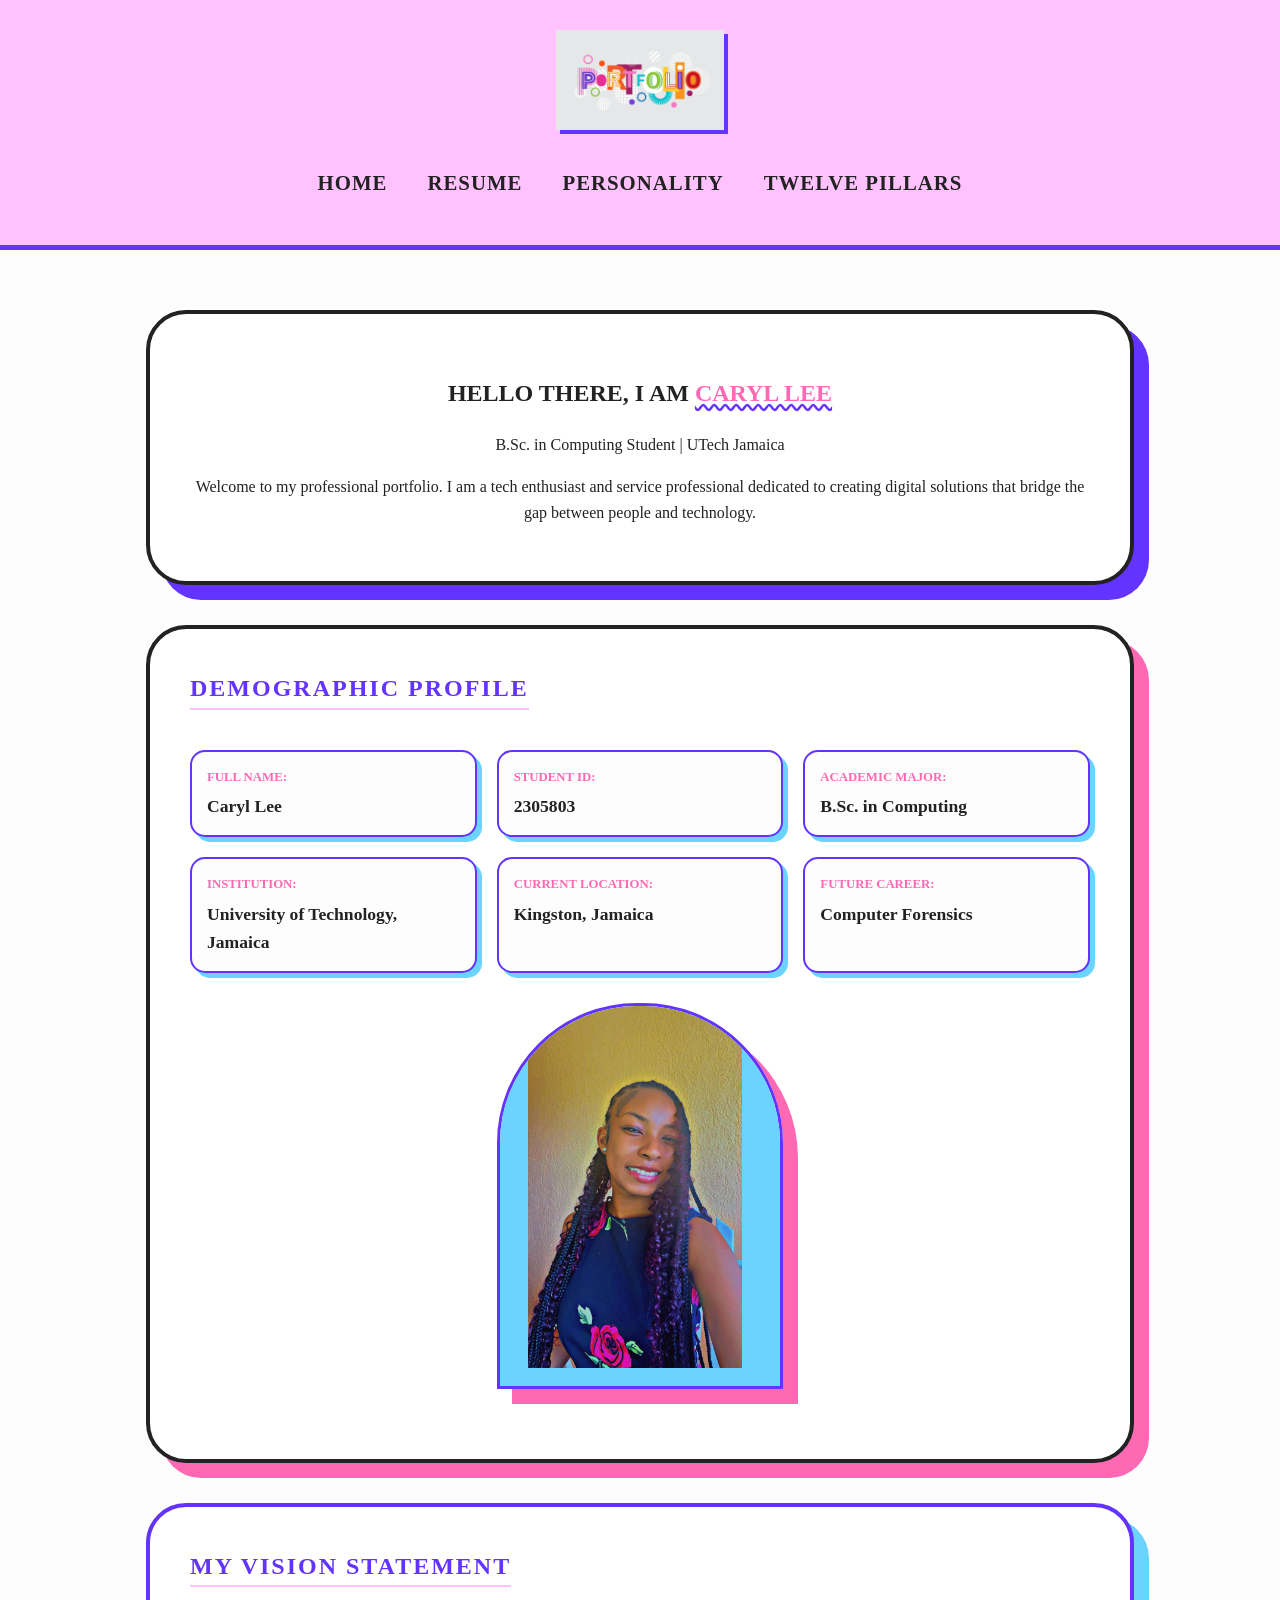
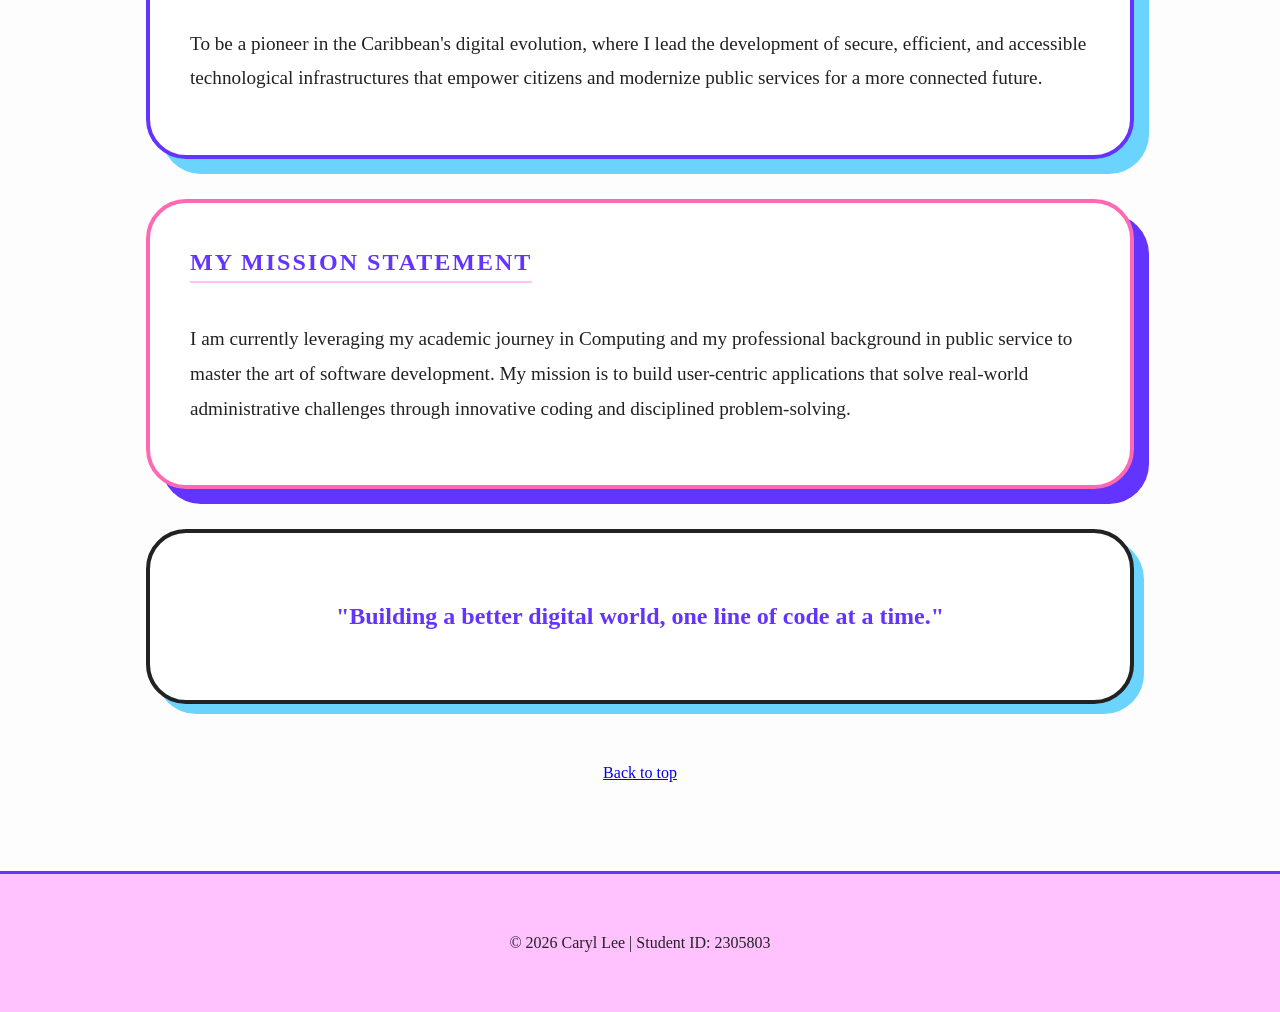
<file: index.html>
<!DOCTYPE html>
<html lang="en">
<head>
    <meta charset="UTF-8">
    <meta name="viewport" content="width=device-width, initial-scale=1.0">
    <title>Home | Caryl Lee Portfolio</title>
    <link rel="stylesheet" href="style.css">
</head>
<body id="top">

    <header>
        <nav class="navbar">
            <div class="logo-container">
               <img src="Assets/logo.png" alt="Caryl Lee Logo" class="logo">
            </div>
            <ul>
                <li><a href="index.html">Home</a></li>
                <li><a href="resume.html">Resume</a></li>
                <li><a href="personality.html">Personality</a></li>
                <li><a href="Twelve_pillar.html">Twelve Pillars</a></li>
            </ul>
        </nav>
    </header>

    <main class="home-container">
        
        <section class="home-box welcome-accent">
            <h1>HELLO THERE, I AM <span class="highlight">CARYL LEE</span></h1>
            <p class="subtitle">B.Sc. in Computing Student | UTech Jamaica</p>
            <p>Welcome to my professional portfolio. I am a tech enthusiast and service professional dedicated to creating digital solutions that bridge the gap between people and technology.</p>
        </section>

        <section class="home-box profile-accent">
    <h2>Demographic Profile</h2>
    <div class="demographic-grid">
        <div class="demo-item">
            <strong>Full Name:</strong> 
            <span>Caryl Lee</span>
        </div>
        <div class="demo-item">
            <strong>Student ID:</strong> 
            <span>2305803</span>
        </div>
        <div class="demo-item">
            <strong>Academic Major:</strong> 
            <span>B.Sc. in Computing</span>
        </div>
        <div class="demo-item">
            <strong>Institution:</strong> 
            <span>University of Technology, Jamaica</span>
        </div>
        <div class="demo-item">
            <strong>Current Location:</strong> 
            <span>Kingston, Jamaica</span>
        </div>
        <div class="demo-item">
            <strong>Future Career:</strong> 
            <span>Computer Forensics</span>
        </div>
    </div>
                <figure class="profile-stage">
                    <div class="arch-bg"></div>
                    <span class="floating-badge">Hire me!</span>
                    <a href="mailto:Caryllee45@gmail.com">
                        <img src="Assets/profile.jpg" alt="Caryl Lee Portrait" class="main-photo">
                    </a>
                </figure>
            </div>
        </section>

        <section class="home-box vision-accent">
    <h2>My Vision Statement</h2>
    <p class="statement-text">
        To be a pioneer in the Caribbean's digital evolution, where I lead the development of secure, 
        efficient, and accessible technological infrastructures that empower citizens and modernize 
        public services for a more connected future.
    </p>
</section>

<section class="home-box mission-accent">
    <h2>My Mission Statement</h2>
    <p class="statement-text">
        I am currently leveraging my academic journey in Computing and my professional background 
        in public service to master the art of software development. My mission is to build 
        user-centric applications that solve real-world administrative challenges through 
        innovative coding and disciplined problem-solving.
    </p>
</section>

        <section class="home-box quote-accent">
            <p class="home-quote">"Building a better digital world, one line of code at a time."</p>
        </section>

        <p class="top-link"><a href="#top">Back to top</a></p>
    </main>

    <footer>
        <p>&copy; 2026 Caryl Lee | Student ID: 2305803</p>
    </footer>

</body>
</html>
</file>
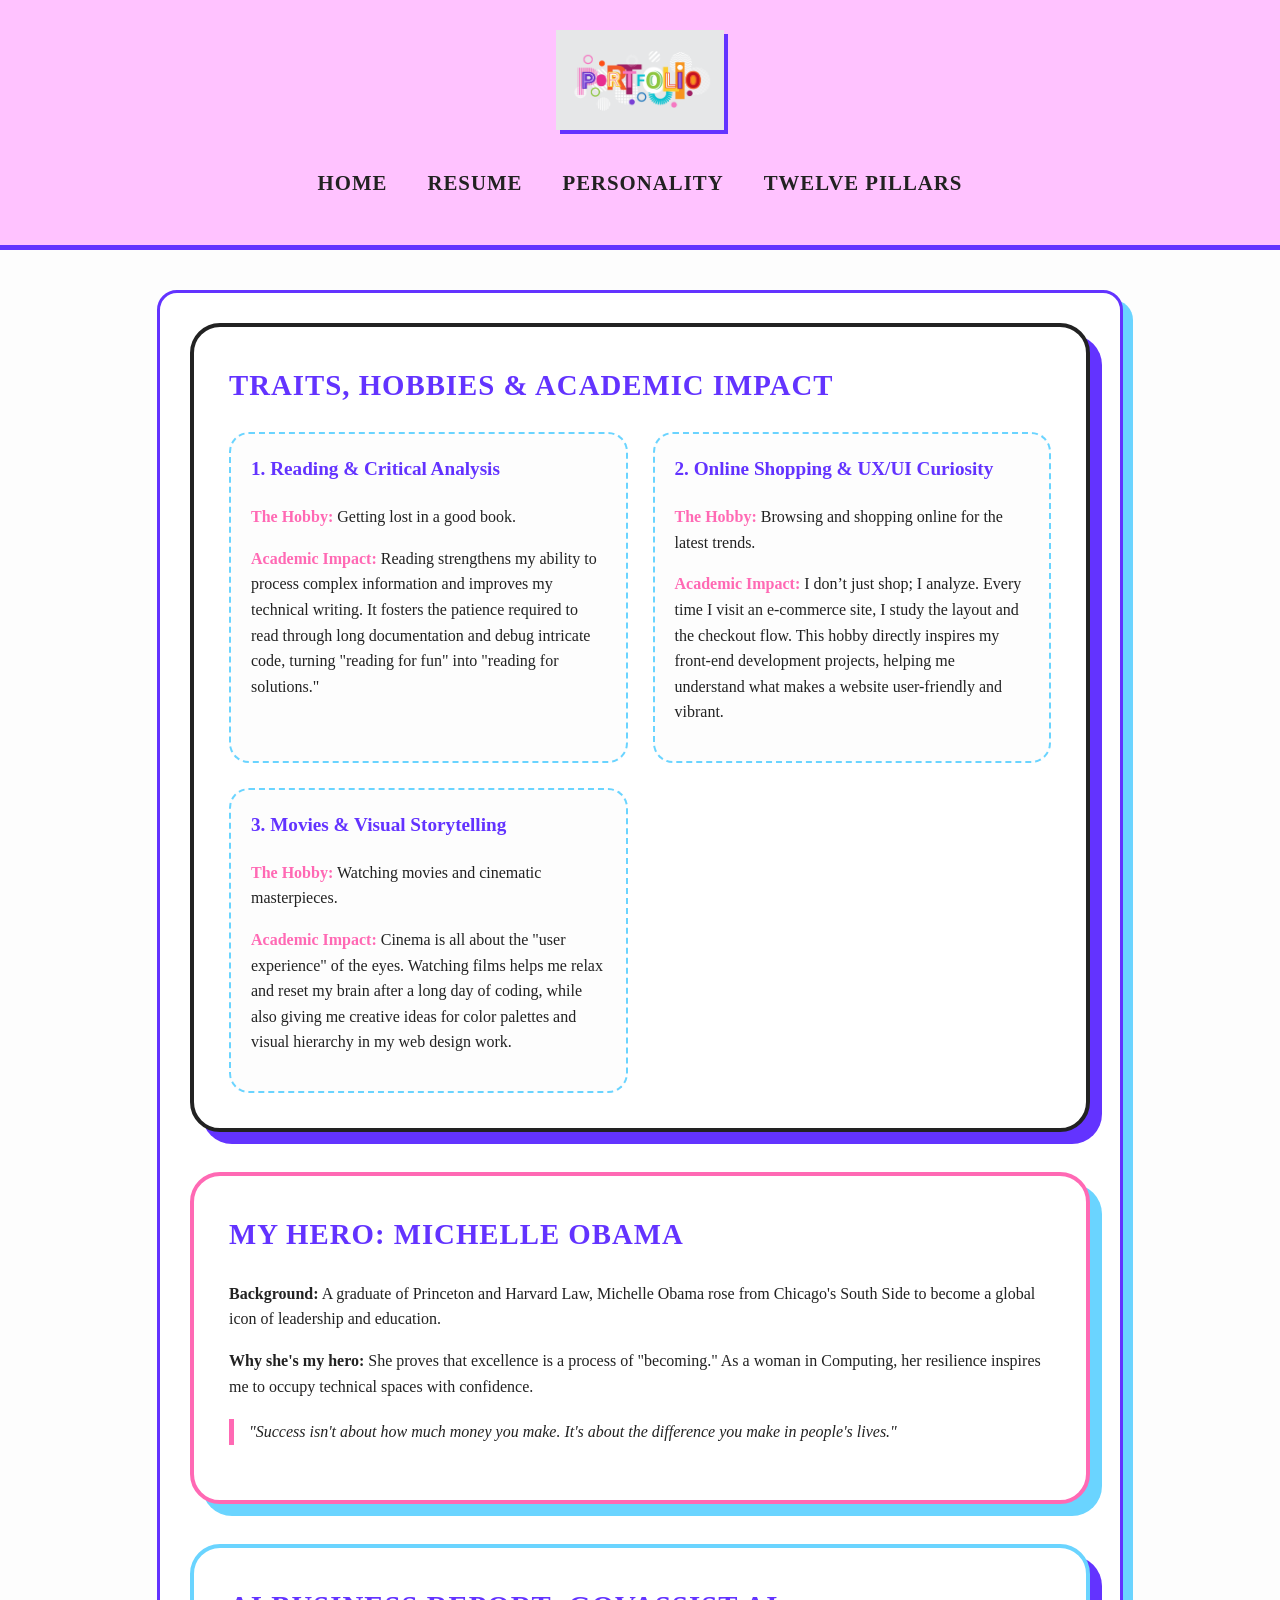
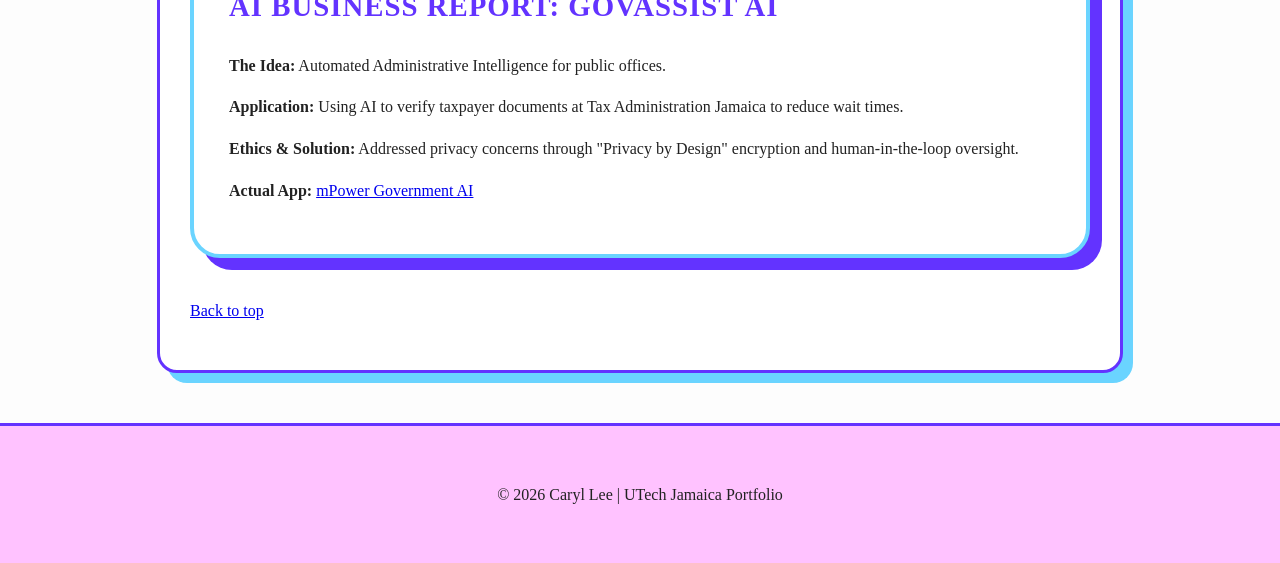
<file: personality.html>
<!DOCTYPE html>
<html lang="en">
<head>
    <meta charset="UTF-8">
    <meta name="viewport" content="width=device-width, initial-scale=1.0">
    <title>Personality | Caryl Lee</title>
    <link rel="stylesheet" href="style.css">
</head>
<body id="top">

    <header>
        <nav class="navbar">
            <div class="logo-container">
                <img src="Assets/logo.png" alt="Caryl Lee Logo" class="logo">
            </div>
            <ul>
                <li><a href="index.html">Home</a></li>
                <li><a href="resume.html">Resume</a></li>
                <li><a href="personality.html">Personality</a></li>
                <li><a href="Twelve_pillar.html">Twelve Pillars</a></li>
            </ul>
        </nav>
    </header>

    <main class="personality-container">
        
        <section class="personality-box impact-accent">
    <h2>Traits, Hobbies & Academic Impact</h2>
    <div class="impact-grid">

        <article class="impact-item">
            <h3>1. Reading & Critical Analysis</h3>
            <p><strong>The Hobby:</strong> Getting lost in a good book.</p>
            <p><strong>Academic Impact:</strong> Reading strengthens my ability to process complex information and improves my technical writing. It fosters the patience required to read through long documentation and debug intricate code, turning "reading for fun" into "reading for solutions."</p>
        </article>

        <article class="impact-item">
            <h3>2. Online Shopping & UX/UI Curiosity</h3>
            <p><strong>The Hobby:</strong> Browsing and shopping online for the latest trends.</p>
            <p><strong>Academic Impact:</strong> I don’t just shop; I analyze. Every time I visit an e-commerce site, I study the layout and the checkout flow. This hobby directly inspires my front-end development projects, helping me understand what makes a website user-friendly and vibrant.</p>
        </article>

        <article class="impact-item">
            <h3>3. Movies & Visual Storytelling</h3>
            <p><strong>The Hobby:</strong> Watching movies and cinematic masterpieces.</p>
            <p><strong>Academic Impact:</strong> Cinema is all about the "user experience" of the eyes. Watching films helps me relax and reset my brain after a long day of coding, while also giving me creative ideas for color palettes and visual hierarchy in my web design work.</p>
        </article>
    </div>
</section>

        <section class="personality-box hero-accent">
            <h2>My Hero: Michelle Obama</h2>
            <p><strong>Background:</strong> A graduate of Princeton and Harvard Law, Michelle Obama rose from Chicago's South Side to become a global icon of leadership and education.</p>
            <p><strong>Why she's my hero:</strong> She proves that excellence is a process of "becoming." As a woman in Computing, her resilience inspires me to occupy technical spaces with confidence.</p>
            <blockquote class="vibrant-quote">
                "Success isn't about how much money you make. It's about the difference you make in people's lives."
            </blockquote>
        </section>

        <section class="personality-box report-accent">
            <h2>AI Business Report: GovAssist AI</h2>
            <p><strong>The Idea:</strong> Automated Administrative Intelligence for public offices.</p>
            <p><strong>Application:</strong> Using AI to verify taxpayer documents at Tax Administration Jamaica to reduce wait times.</p>
            <p><strong>Ethics & Solution:</strong> Addressed privacy concerns through "Privacy by Design" encryption and human-in-the-loop oversight.</p>
            <p><strong>Actual App:</strong> <a href="https://www.mpower.com/" target="_blank">mPower Government AI</a></p>
        </section>

        <p class="top-link"><a href="#top">Back to top</a></p>
    </main>

    <footer>
        <p>&copy; 2026 Caryl Lee | UTech Jamaica Portfolio</p>
    </footer>

</body>
</html>
</file>
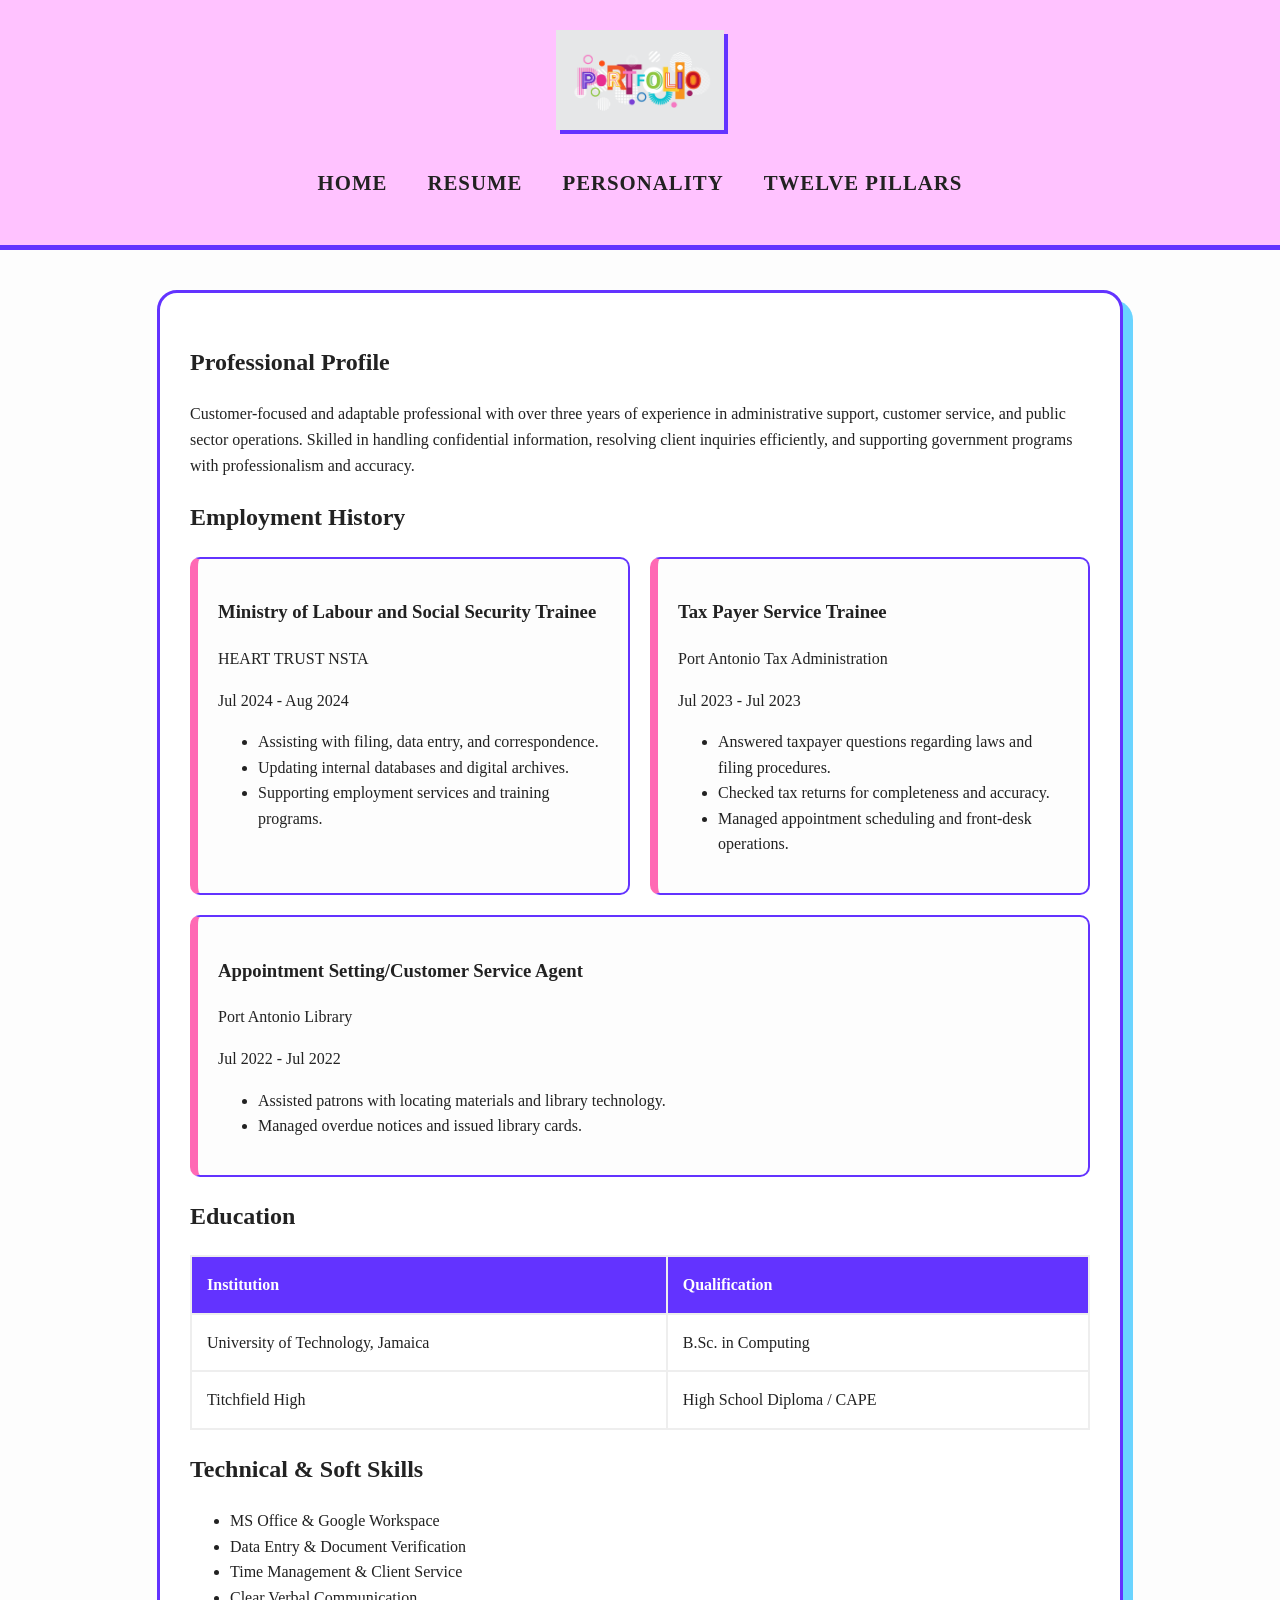
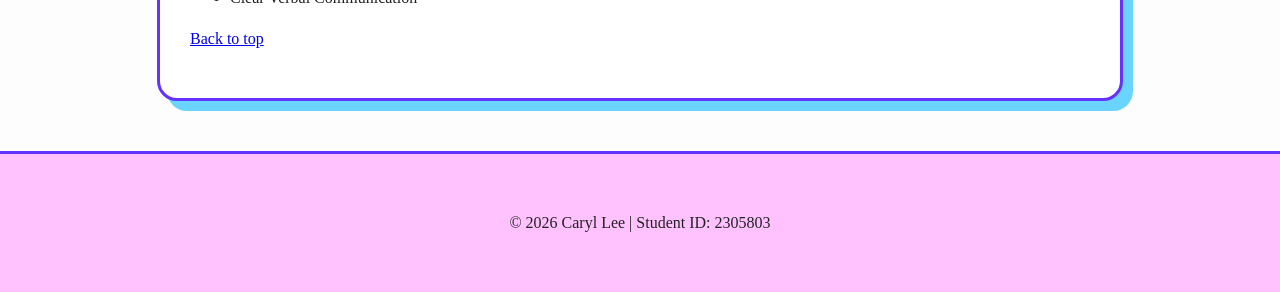
<file: resume.html>
<!DOCTYPE html>
<html lang="en">
<head>
    <meta charset="UTF-8">
    <meta name="viewport" content="width=device-width, initial-scale=1.0">
    <title>Resume | Caryl Lee</title>
    <link rel="stylesheet" href="style.css">
</head>
<body id="top">

    <header>
        <nav class="navbar">
            <div class="logo-container">
                <img src="Assets/logo.png" alt="Caryl Lee Logo" class="logo">
            </div>
            <ul>
                <li><a href="index.html">Home</a></li>
                <li><a href="resume.html">Resume</a></li>
                <li><a href="personality.html">Personality</a></li>
                <li><a href="Twelve_pillar.html">Twelve Pillars</a></li>
            </ul>
        </nav>
    </header>

    <main class="resume-container">
        <section class="resume-header">
            <figure class="resume-profile-stage">
                <div class="resume-arch-bg"></div>
                <a href="mailto:Caryllee45@gmail.com">
                </a>
            </figure>
        </section>

        <section class="resume-section">
            <h2>Professional Profile</h2>
            <p>
                Customer-focused and adaptable professional with over three years of experience in administrative support, 
                customer service, and public sector operations. Skilled in handling confidential information, 
                resolving client inquiries efficiently, and supporting government programs with professionalism and accuracy.
            </p>
        </section>

        <section class="resume-section">
            <h2>Employment History</h2>
            <div class="resume-grid">
                <article class="resume-card">
                    <h3>Ministry of Labour and Social Security Trainee</h3>
                    <p class="company">HEART TRUST NSTA </p>
                    <p class="date">Jul 2024 - Aug 2024 </p>
                    <ul>
                        <li>Assisting with filing, data entry, and correspondence.</li>
                        <li>Updating internal databases and digital archives.</li>
                        <li>Supporting employment services and training programs.</li>
                    </ul>
                </article>

                <article class="resume-card">
                    <h3>Tax Payer Service Trainee</h3>
                    <p class="company">Port Antonio Tax Administration </p>
                    <p class="date">Jul 2023 - Jul 2023 </p>
                    <ul>
                        <li>Answered taxpayer questions regarding laws and filing procedures.</li>
                        <li>Checked tax returns for completeness and accuracy.</li>
                        <li>Managed appointment scheduling and front-desk operations.</li>
                    </ul>
                </article>

                <article class="resume-card">
                    <h3>Appointment Setting/Customer Service Agent</h3>
                    <p class="company">Port Antonio Library </p>
                    <p class="date">Jul 2022 - Jul 2022 </p>
                    <ul>
                        <li>Assisted patrons with locating materials and library technology.</li>
                        <li>Managed overdue notices and issued library cards.</li>
                    </ul>
                </article>
            </div>
        </section>

        <section class="resume-section">
            <h2>Education</h2>
            <table class="resume-table">
                <thead>
                    <tr>
                        <th>Institution</th>
                        <th>Qualification</th>
                    </tr>
                </thead>
                <tbody>
                    <tr>
                        <td>University of Technology, Jamaica</td>
                        <td>B.Sc. in Computing </td>
                    </tr>
                    <tr>
                        <td>Titchfield High</td>
                        <td>High School Diploma / CAPE </td>
                    </tr>
                </tbody>
            </table>
        </section>

        <section class="resume-section">
            <h2>Technical & Soft Skills</h2>
            <ul class="skills-list">
                <li>MS Office & Google Workspace </li>
                <li>Data Entry & Document Verification </li>
                <li>Time Management & Client Service </li>
                <li>Clear Verbal Communication </li>
            </ul>
        </section>

        <p><a href="#top">Back to top</a></p>
    </main>

    <footer>
        <p>&copy; 2026 Caryl Lee | Student ID: 2305803</p>
    </footer>

</body>
</html>
</file>
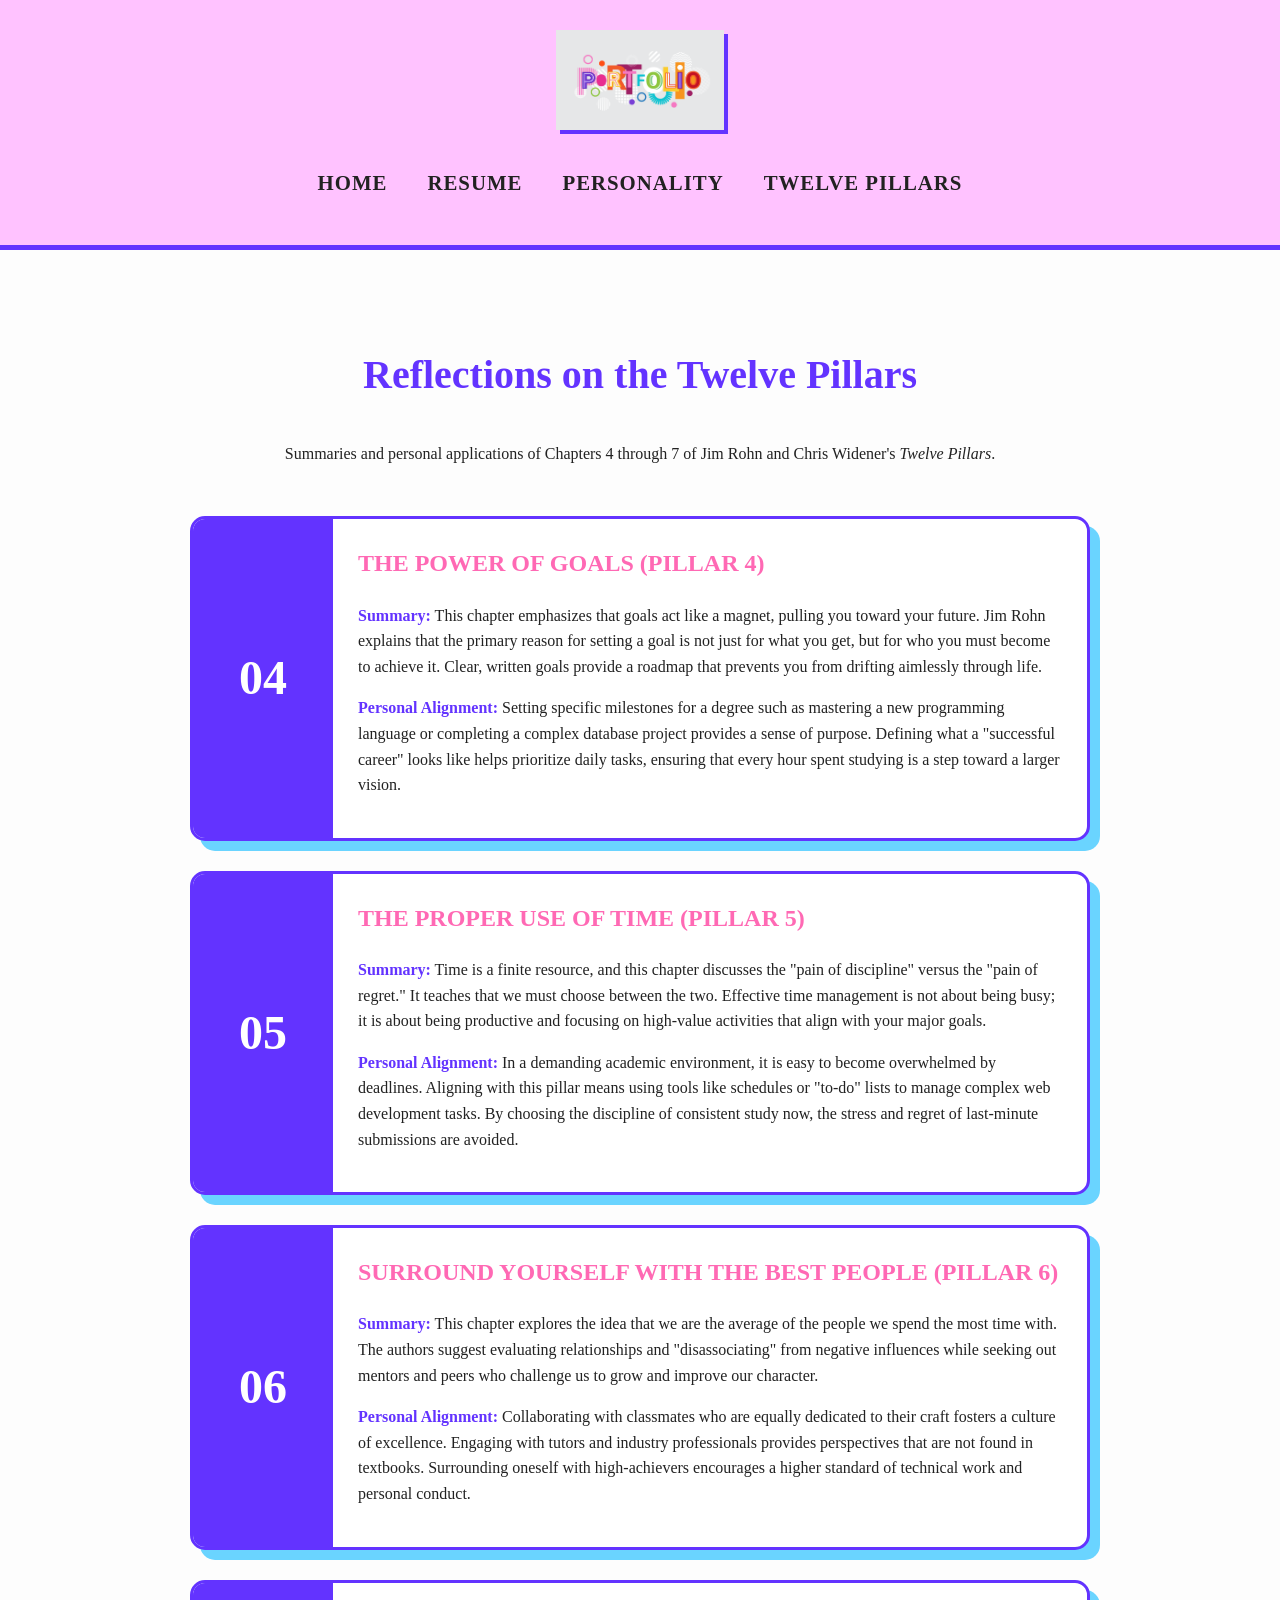
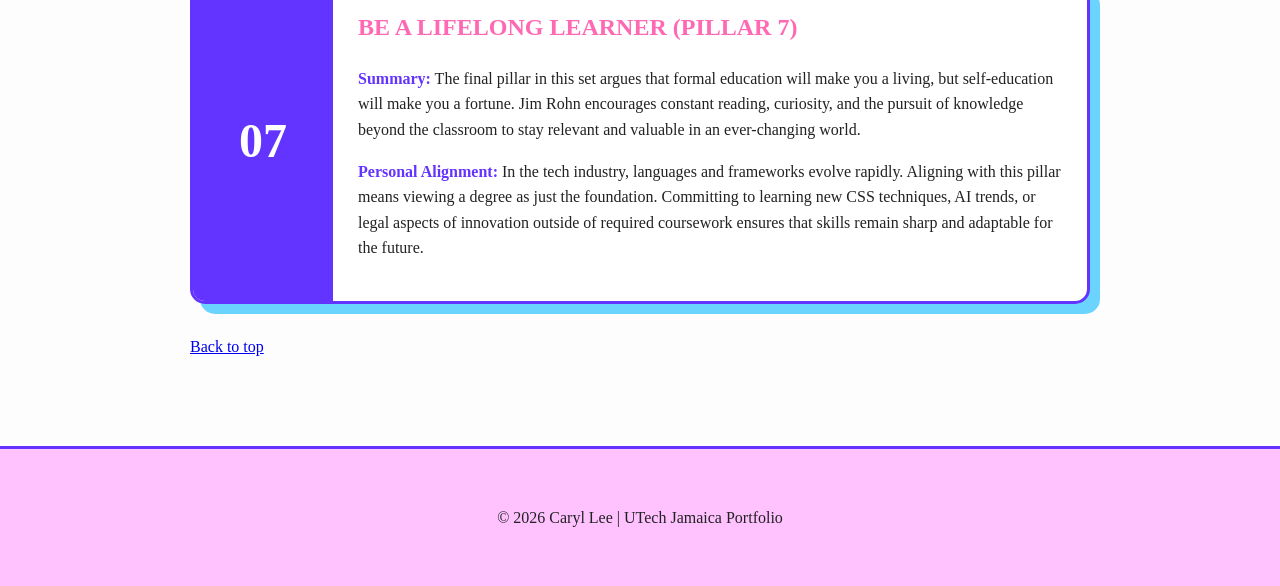
<file: Twelve_pillar.html>
<!DOCTYPE html>
<html lang="en">
<head>
    <meta charset="UTF-8">
    <meta name="viewport" content="width=device-width, initial-scale=1.0">
    <title>Twelve Pillars | Caryl Lee</title>
    <link rel="stylesheet" href="style.css">
</head>
<body id="top">

    <header>
        <nav class="navbar">
            <div class="logo-container">
                <img src="Assets/logo.png" alt="Caryl Lee Logo" class="logo">
            </div>
            <ul>
                <li><a href="index.html">Home</a></li>
                <li><a href="resume.html">Resume</a></li>
                <li><a href="personality.html">Personality</a></li>
                <li><a href="Twelve_pillars.html">Twelve Pillars</a></li>
            </ul>
        </nav>
    </header>

    <main class="pillars-container">
        <section class="pillars-intro">
            <h1>Reflections on the Twelve Pillars</h1>
            <p>Summaries and personal applications of Chapters 4 through 7 of Jim Rohn and Chris Widener's <em>Twelve Pillars</em>.</p>
        </section>

        <article class="pillar-card">
            <div class="pillar-number">04</div>
            <div class="pillar-content">
                <h2>The Power of Goals (Pillar 4)</h2>
                <p><strong>Summary:</strong> This chapter emphasizes that goals act like a magnet, pulling you toward your future. Jim Rohn explains that the primary reason for setting a goal is not just for what you get, but for who you must become to achieve it. Clear, written goals provide a roadmap that prevents you from drifting aimlessly through life. </p>
                <p><strong>Personal Alignment:</strong>  Setting specific milestones for a degree such as mastering a new programming language or completing a complex database project provides a sense of purpose. Defining what a "successful career" looks like helps prioritize daily tasks, ensuring that every hour spent studying is a step toward a larger vision. </p>
            </div>
        </article>

        <article class="pillar-card">
            <div class="pillar-number">05</div>
            <div class="pillar-content">
                <h2>The Proper Use of Time (Pillar 5)</h2>
                <p><strong>Summary:</strong> Time is a finite resource, and this chapter discusses the "pain of discipline" versus the "pain of regret." It teaches that we must choose between the two. Effective time management is not about being busy; it is about being productive and focusing on high-value activities that align with your major goals. </p>
                <p><strong>Personal Alignment:</strong>   In a demanding academic environment, it is easy to become overwhelmed by deadlines. Aligning with this pillar means using tools like schedules or "to-do" lists to manage complex web development tasks. By choosing the discipline of consistent study now, the stress and regret of last-minute submissions are avoided. </p>
            </div>
        </article>

        <article class="pillar-card">
            <div class="pillar-number">06</div>
            <div class="pillar-content">
                <h2>Surround Yourself with the Best People (Pillar 6) </h2>
                <p><strong>Summary:</strong> This chapter explores the idea that we are the average of the people we spend the most time with. The authors suggest evaluating relationships and "disassociating" from negative influences while seeking out mentors and peers who challenge us to grow and improve our character. </p>
                <p><strong>Personal Alignment:</strong> Collaborating with classmates who are equally dedicated to their craft fosters a culture of excellence. Engaging with tutors and industry professionals provides perspectives that are not found in textbooks. Surrounding oneself with high-achievers encourages a higher standard of technical work and personal conduct. </p>
            </div>
        </article>

        <article class="pillar-card">
            <div class="pillar-number">07</div>
            <div class="pillar-content">
                <h2>Be a Lifelong Learner (Pillar 7)</h2>
                <p><strong>Summary:</strong> The final pillar in this set argues that formal education will make you a living, but self-education will make you a fortune. Jim Rohn encourages constant reading, curiosity, and the pursuit of knowledge beyond the classroom to stay relevant and valuable in an ever-changing world. </p>
                <p><strong>Personal Alignment:</strong> In the tech industry, languages and frameworks evolve rapidly. Aligning with this pillar means viewing a degree as just the foundation. Committing to learning new CSS techniques, AI trends, or legal aspects of innovation outside of required coursework ensures that skills remain sharp and adaptable for the future. </p>
            </div>
        </article>

        <p class="top-link"><a href="#top">Back to top</a></p>
    </main>

    <footer>
        <p>&copy; 2026 Caryl Lee | UTech Jamaica Portfolio</p>
    </footer>

</body>
</html>
</file>
<file: style.css>
/* CSS Variables for consistent theme */
:root {
    --primary-purple: #6333FF;
    --bright-pink: #FF69B4;
    --light-blue: #6AD4FF;
    --light-purple: #ffc2ff;
    --dark-text: #222222;
    --font-main: 'Times-New-Roman', Georgia;
}

/* Base Styles */
body {
    margin: 0;
    font-family: var(--font-main);
    color: var(--dark-text);
    line-height: 1.6;
    background-color: #fdfdfd;
}


/* Home Page Specific Layout */
.home-container {
    max-width: 1000px;
    margin: 40px auto;
    padding: 20px;
    display: flex;
    flex-direction: column;
    align-items: center;
}

/* Vibrant Home Box */
.home-box {
    background-color: white;
    padding: 40px;
    margin-bottom: 40px;
    border-radius: 40px; /* Large curved edges */
    border: 4px solid var(--dark-text);
    width: 90%;
    transition: transform 0.3s ease;
}

.home-box:hover {
    transform: scale(1.02);
}

/* Accent Colors and Shadows */
.welcome-accent { 
    box-shadow: 15px 15px 0px var(--primary-purple); 
    text-align: center;
}

.profile-accent { 
    box-shadow: 15px 15px 0px var(--bright-pink); 
}

.quote-accent { 
    box-shadow: 10px 10px 0px var(--light-blue);
    text-align: center;
}

/* Impact Section Layout */
.impact-accent {
    box-shadow: 15px 15px 0px var(--bright-pink);
    border-color: var(--primary-purple);
}

.impact-grid {
    display: grid;
    grid-template-columns: repeat(auto-fit, minmax(300px, 1fr));
    gap: 25px;
    margin-top: 20px;
}

.impact-item {
    background: #fdfdfd;
    padding: 20px;
    border-radius: 20px;
    border: 2px dashed var(--light-blue);
    transition: all 0.3s ease;
}

.impact-item:hover {
    border-style: solid;
    background: var(--light-purple);
    transform: translateY(-5px);
}

.impact-item h3 {
    margin-top: 0;
    color: var(--primary-purple);
    font-size: 1.2rem;
}

.impact-item strong {
    color: var(--bright-pink);
}

/* Typography Highlights */
.highlight {
    color: var(--bright-pink);
    text-decoration: underline wavy var(--primary-purple);
}

.home-quote {
    font-size: 1.5rem;
    font-weight: bold;
    color: var(--primary-purple);
}

/* Profile Layout within Box */
.profile-layout {
    display: flex;
    flex-wrap: wrap;
    align-items: center;
    justify-content: space-around;
    gap: 30px;
}

.demographic-grid {
    display: grid;
    grid-template-columns: repeat(auto-fit, minmax(250px, 1fr));
    gap: 20px;
    margin-top: 20px;
}

.demo-item {
    background: #fdfdfd;
    padding: 15px;
    border-radius: 15px;
    border: 2px solid var(--primary-purple);
    box-shadow: 5px 5px 0px var(--light-blue);
    display: flex;
    flex-direction: column;
}

.demo-item strong {
    color: var(--bright-pink);
    text-transform: uppercase;
    font-size: 0.8rem;
    margin-bottom: 5px;
}

.demo-item span {
    font-size: 1.1rem;
    font-weight: bold;
    color: var(--dark-text);
}

/* Vision & Mission Styling */
.vision-accent {
    box-shadow: 15px 15px 0px var(--light-blue); 
    border-color: var(--primary-purple);
}

.mission-accent {
    box-shadow: 15px 15px 0px var(--primary-purple); 
    border-color: var(--bright-pink);
}

.statement-text {
    font-size: 1.2rem;
    line-height: 1.8;
    font-weight: 500;
    color: var(--dark-text);
}

.home-box h2 {
    margin-top: 0;
    color: var(--primary-purple);
    text-transform: uppercase;
    font-size: 1.5rem;
    letter-spacing: 2px;
    border-bottom: 2px solid var(--light-purple);
    display: inline-block;
    margin-bottom: 20px;
}

/* Responsiveness for small screens */
@media (max-width: 768px) {
    .profile-layout {
        flex-direction: column;
        text-align: center;
    }
}

/* --- Navigation Fixes --- */
.navbar {
    display: flex;
    flex-direction: column; 
    align-items: center;    
    padding: 30px 5%; /* Increased padding for breathing room */
    background: var(--light-purple); 
    border-bottom: 5px solid var(--primary-purple);
}

.logo-container {
    display: flex;
    justify-content: center;
    width: 100%;
    margin-bottom: 20px; /* More space between logo and links */
}

.logo {
    height: 100px;
    width: auto;   
    filter: drop-shadow(4px 4px 0px var(--primary-purple));
    transition: transform 0.3s ease;
}

.navbar ul {
    list-style: none;       
    display: flex;          
    justify-content: center;
    gap: 40px; /* Increased gap between links */
    padding: 0;             
}

.navbar a {
    text-decoration: none;
    color: var(--dark-text);
    font-weight: bold;
    font-size: 1.3rem; /* Increased font size for better readability */
    letter-spacing: 1px;
    text-transform: uppercase; /* Makes navigation feel more like a brand */
}

.navbar a:hover {
    color: var(--bright-pink);
    transform: translateY(-2px); /* Subtle lift effect */
}

/* Container for the boxes */
.personality-container {
    max-width: 850px;
    margin: 40px auto;
    padding: 20px;
}

/* The Curved Box Base Style */
.personality-box {
    background-color: white;
    padding: 35px;
    margin-bottom: 40px;
    
    /* Curved Edges */
    border-radius: 30px; 
    
    /* Bold Border (Neo-Brutalism style) */
    border: 4px solid var(--dark-text);
    
    /* Vibrant Shadow */
    box-shadow: 12px 12px 0px var(--primary-purple);
    
    transition: transform 0.3s ease, box-shadow 0.3s ease;
}

.personality-box:hover {
    transform: translate(-4px, -4px);
    box-shadow: 16px 16px 0px var(--bright-pink);
}

/* Individual Accents to make it pop */
.trait-accent { border-color: var(--primary-purple); }
.hero-accent { border-color: var(--bright-pink); box-shadow: 12px 12px 0px var(--light-blue); }
.report-accent { border-color: var(--light-blue); }

/* Internal Typography */
.personality-box h2 {
    margin-top: 0;
    font-size: 1.8rem;
    color: var(--primary-purple);
    text-transform: uppercase;
    letter-spacing: 1px;
}

.vibrant-quote {
    font-style: italic;
    border-left: 5px solid var(--bright-pink);
    padding-left: 15px;
    margin: 20px 0;
    color: var(--dark-text);
}

/* --- The Modern Arch Bubble --- */
.profile-stage {
    position: relative;
    width: 280px;         
    height: 380px;        
    margin: 30px auto;    
    display: flex;        
    justify-content: center; 
    align-items: flex-end; 
    overflow: hidden;     
    border-radius: 140px 140px 0 0;
    border: 3px solid var(--primary-purple);
    box-shadow: 15px 15px 0px var(--bright-pink); /* Vibrant Shadow */
}

.arch-bg {
    position: absolute;
    top: 0;
    left: 0;
    width: 100%;
    height: 100%;
    background-color: var(--light-blue);
    z-index: 1;
}

.main-photo {
    position: relative;
    z-index: 2;           
    width: 85%;           /* Adjust this to 75% if you want more blue showing */
    height: auto;         
    margin-bottom: 10px;  
    transition: transform 0.4s cubic-bezier(0.175, 0.885, 0.32, 1.275); 
}

.main-photo:hover {
    transform: scale(1.1) translateY(-5px);
}

/* --- Resume & Personality Containers --- */
.resume-container, .personality-container {
    max-width: 900px;
    margin: 40px auto;
    padding: 30px;
    background: white;
    border: 3px solid var(--primary-purple);
    border-radius: 20px;
    box-shadow: 10px 10px 0px var(--light-blue);
}

/* Table Styling */
.resume-table, .media-table {
    width: 100%;
    border-collapse: collapse;
    margin-top: 20px;
}

.resume-table th, .resume-table td {
    padding: 15px;
    border: 2px solid #eee;
    text-align: left;
}

.resume-table th {
    background-color: var(--primary-purple);
    color: white;
}

/* Card-style Sections */
.resume-grid {
    display: flex;
    flex-wrap: wrap;
    gap: 20px;
    margin-top: 20px;
}

.resume-card {
    background: #fdfdfd;
    padding: 20px;
    border: 2px solid var(--primary-purple);
    border-left: 8px solid var(--bright-pink);
    border-radius: 10px;
    flex: 1 1 280px; 
    transition: 0.3s;
}

.resume-card:hover {
    transform: translateY(-8px);
    box-shadow: 5px 5px 0px var(--light-blue);
}

/* Twelve Pillars Page Layout */
.pillars-container {
    max-width: 900px;
    margin: 40px auto;
    padding: 20px;
}

.pillars-intro {
    text-align: center;
    margin-bottom: 50px;
}

.pillars-intro h1 {
    color: var(--primary-purple);
    font-size: 2.5rem;
}

/* Pillar Card Design */
.pillar-card {
    display: flex;
    background: white;
    margin-bottom: 30px;
    border: 3px solid var(--primary-purple);
    border-radius: 15px;
    overflow: hidden;
    box-shadow: 10px 10px 0px var(--light-blue);
}

.pillar-number {
    background: var(--primary-purple);
    color: white;
    font-size: 3rem;
    font-weight: bold;
    display: flex;
    align-items: center;
    justify-content: center;
    padding: 20px;
    min-width: 100px;
}

.pillar-content {
    padding: 25px;
}

.pillar-content h2 {
    margin-top: 0;
    color: var(--bright-pink);
    text-transform: uppercase;
}

.pillar-content p {
    margin-bottom: 15px;
}

.pillar-content strong {
    color: var(--primary-purple);
}

/* Responsive Pillar Cards */
@media screen and (max-width: 600px) {
    .pillar-card {
        flex-direction: column;
    }
    .pillar-number {
        padding: 10px;
        font-size: 2rem;
    }
}

/* Footer */
footer {
    text-align: center;
    padding: 40px;
    margin-top: 50px;
    background: var(--light-purple);
    border-top: 3px solid var(--primary-purple);
}

/* Responsiveness */
@media screen and (min-width: 950px) {
    .hero-section {
        flex-direction: row; /* Side-by-side on desktop */
        text-align: left;
        justify-content: center;
        gap: 80px;
    }
}
</file>
